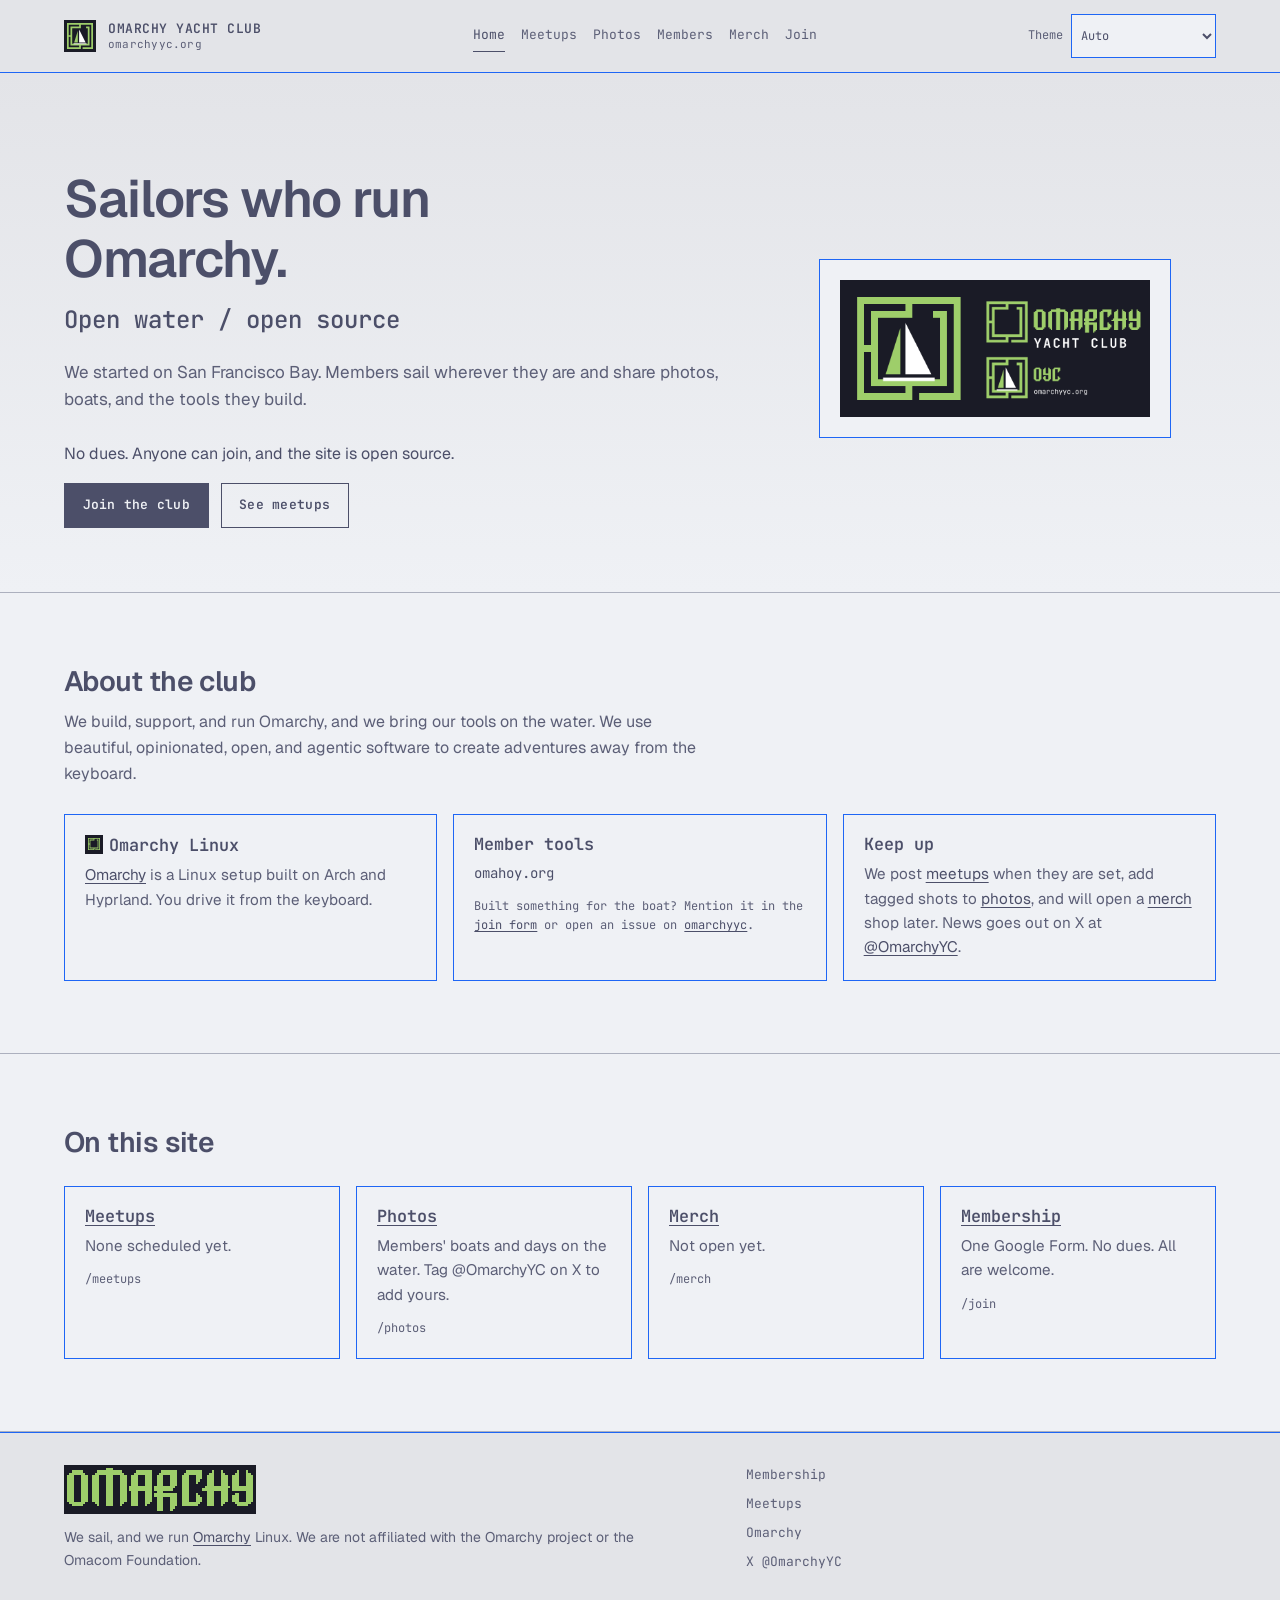
<file: index.html>
<!DOCTYPE html>
<html lang="en">
<head>
  <meta charset="utf-8">
  <meta name="viewport" content="width=device-width, initial-scale=1, viewport-fit=cover">
  <title>Omarchy Yacht Club</title>
  <meta name="description" content="A free club for sailors who run Omarchy Linux. No dues. Member directory, photos, and meetups.">
  <meta name="theme-color" content="#1a1b26">
  <link rel="canonical" href="https://omarchyyc.org/">
  <meta property="og:site_name" content="Omarchy Yacht Club">
  <meta property="og:title" content="Omarchy Yacht Club">
  <meta property="og:description" content="A free club for sailors who run Omarchy Linux. No dues. Member directory, photos, and meetups.">
  <meta property="og:type" content="website">
  <meta property="og:url" content="https://omarchyyc.org/">
  <meta property="og:image" content="https://omarchyyc.org/assets/oyc-sheet.png">
  <meta property="og:image:alt" content="Omarchy Yacht Club mark">
  <meta name="twitter:card" content="summary_large_image">
  <meta name="twitter:title" content="Omarchy Yacht Club">
  <meta name="twitter:description" content="A free club for sailors who run Omarchy Linux. No dues. Member directory, photos, and meetups.">
  <meta name="twitter:image" content="https://omarchyyc.org/assets/oyc-sheet.png">
  <link rel="icon" href="/assets/oyc-mark.svg" type="image/svg+xml">
  <link rel="icon" href="/assets/oyc-mark.png" type="image/png" sizes="512x512">
  <link rel="apple-touch-icon" href="/assets/oyc-mark.png">
  <link rel="preconnect" href="https://fonts.googleapis.com">
  <link rel="preconnect" href="https://fonts.gstatic.com" crossorigin>
  <link href="https://fonts.googleapis.com/css2?family=Geist:wght@400;500;600;700&family=JetBrains+Mono:wght@400;500;600&display=swap" rel="stylesheet">
  <link rel="stylesheet" href="/css/styles.css">
  <!-- theme-head -->
  <script>
    try {
      const theme = localStorage.getItem('oyc-theme');
      if (["catppuccin","catppuccin-latte","ethereal","everforest","flexoki-light","gruvbox","hackerman","jade-horse","kanagawa","last-horizon","lumon","lupine","matte-black","miasma","nord","retro-82","ristretto","rose-pine","solitude","starship","tokyo-night","vantablack","white"].includes(theme)) document.documentElement.dataset.theme = theme;
    } catch (_) {}
  </script>
  <link rel="stylesheet" href="/css/themes.css">
  <script src="/js/theme.js" defer></script>
  <!-- /theme-head -->
</head><body>
  <a class="skip-link" href="#main">Skip to content</a>
  <header class="site-header">
    <div class="header-inner">
      <a class="brand" href="/">
        <img class="brand-mark" src="/assets/oyc-mark.svg" width="32" height="32" alt="">
        <span class="brand-text">
          <span class="brand-name">Omarchy Yacht Club</span>
          <span class="brand-tag">omarchyyc.org</span>
        </span>
      </a>
      <nav class="nav" aria-label="Primary">
      <a href="/" aria-current="page">Home</a>
      <a href="/meetups">Meetups</a>
      <a href="/photos">Photos</a>
      <a href="/members">Members</a>
      <a href="/merch">Merch</a>
      <a href="/join">Join</a>
      </nav>
      <!-- theme-control -->
      <label class="theme-picker" hidden>Theme
        <select id="theme-select">
<option value="auto">Auto</option>
<option value="catppuccin">Catppuccin</option>
<option value="catppuccin-latte">Catppuccin Latte</option>
<option value="ethereal">Ethereal</option>
<option value="everforest">Everforest</option>
<option value="flexoki-light">Flexoki Light</option>
<option value="gruvbox">Gruvbox</option>
<option value="hackerman">Hackerman</option>
<option value="jade-horse">Jade Horse</option>
<option value="kanagawa">Kanagawa</option>
<option value="last-horizon">Last Horizon</option>
<option value="lumon">Lumon</option>
<option value="lupine">Lupine</option>
<option value="matte-black">Matte Black</option>
<option value="miasma">Miasma</option>
<option value="nord">Nord</option>
<option value="retro-82">Retro 82</option>
<option value="ristretto">Ristretto</option>
<option value="rose-pine">Rosé Pine</option>
<option value="solitude">Solitude</option>
<option value="starship">Starship</option>
<option value="tokyo-night">Tokyo Night</option>
<option value="vantablack">Vantablack</option>
<option value="white">White</option>
        </select>
      </label>
      <!-- /theme-control -->
    </div>
  </header>
  <main id="main">
    <section class="hero">
      <div class="container hero-grid">
        <div>
          <h1>Sailors who run Omarchy.</h1>
          <p class="tagline">Open water / open source</p>
          <p class="lede">We started on San Francisco Bay. Members sail wherever they are and share photos, boats, and the tools they build.</p>
          <p class="meta">No dues. Anyone can join, and the site is open source.</p>
          <div class="actions">
            <a class="btn" href="/join">Join the club</a>
            <a class="btn btn-ghost" href="/meetups">See meetups</a>
          </div>
        </div>
        <figure class="hero-art">
          <img src="/assets/oyc-sheet.png" width="640" height="640" alt="Omarchy Yacht Club mark: Omarchy logo with a sail">
        </figure>
      </div>
    </section>

    <section class="section">
      <div class="container">
        <div class="section-header">
          <h2>About the club</h2>
          <p>We build, support, and run Omarchy, and we bring our tools on the water. We use beautiful, opinionated, open, and agentic software to create adventures away from the keyboard.</p>
        </div>
        <div class="card-grid">
          <article class="card">
            <h3><img class="inline-logo" src="/assets/omarchy-logo.svg" width="18" height="18" alt="">Omarchy Linux</h3>
            <p><a href="https://omarchy.org">Omarchy</a> is a Linux setup built on Arch and Hyprland. You drive it from the keyboard.</p>
          </article>
          <article class="card">
            <h3>Member tools</h3>
            <!-- Member tools: add a line below, then open a PR or mention it in the join form. -->
            <ul class="tool-list">
              <li><a href="https://omahoy.org">omahoy.org</a></li>
            </ul>
            <p class="meta">Built something for the boat? Mention it in the <a href="/join">join form</a> or open an issue on <a href="https://github.com/shieldsworks/omarchyyc/issues">omarchyyc</a>.</p>
          </article>
          <article class="card">
            <h3>Keep up</h3>
            <p>We post <a href="/meetups">meetups</a> when they are set, add tagged shots to <a href="/photos">photos</a>, and will open a <a href="/merch">merch</a> shop later. News goes out on X at <a href="https://x.com/OmarchyYC" rel="me">@OmarchyYC</a>.</p>
          </article>
        </div>
      </div>
    </section>

    <section class="section">
      <div class="container">
        <div class="section-header">
          <h2>On this site</h2>
        </div>
        <div class="card-grid">
          <article class="card">
            <h3><a href="/meetups">Meetups</a></h3>
            <p>None scheduled yet.</p>
            <p class="meta">/meetups</p>
          </article>
          <article class="card">
            <h3><a href="/photos">Photos</a></h3>
            <p>Members' boats and days on the water. Tag @OmarchyYC on X to add yours.</p>
            <p class="meta">/photos</p>
          </article>
          <article class="card">
            <h3><a href="/merch">Merch</a></h3>
            <p>Not open yet.</p>
            <p class="meta">/merch</p>
          </article>
          <article class="card">
            <h3><a href="/join">Membership</a></h3>
            <p>One Google Form. No dues. All are welcome.</p>
            <p class="meta">/join</p>
          </article>
        </div>
      </div>
    </section>
  </main>
  <footer class="site-footer">
    <div class="footer-inner">
      <div class="footer-brand">
        <img class="wordmark" src="/assets/omarchy-wordmark.svg" width="192" height="44" alt="Omarchy">
        <p class="footer-copy">We sail, and we run <a href="https://omarchy.org">Omarchy</a> Linux. We are not affiliated with the Omarchy project or the Omacom Foundation.</p>
      </div>
      <div class="footer-links">
        <a href="/join">Membership</a>
        <a href="/meetups">Meetups</a>
        <a href="https://omarchy.org">Omarchy</a>
        <a href="https://x.com/OmarchyYC" rel="me">X @OmarchyYC</a>
      </div>
    </div>
  </footer>
</body>
</html>
</file>
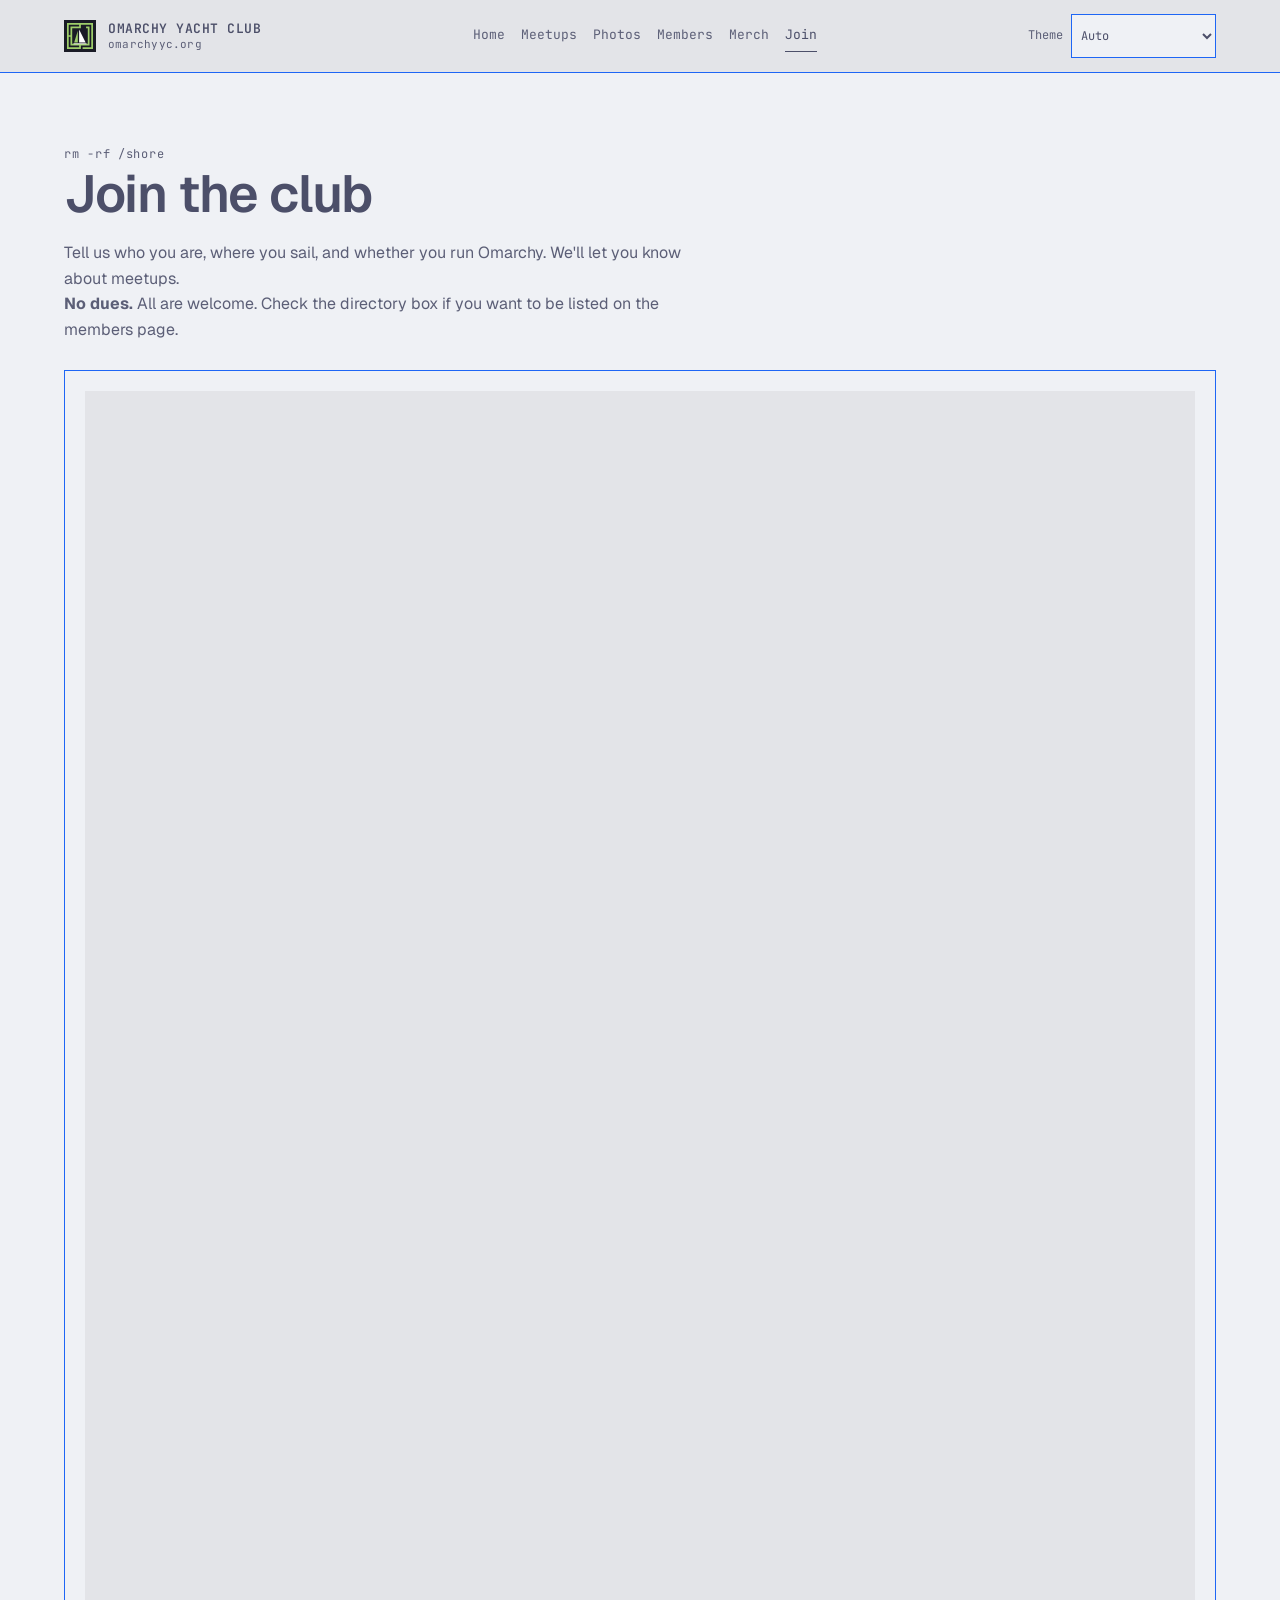
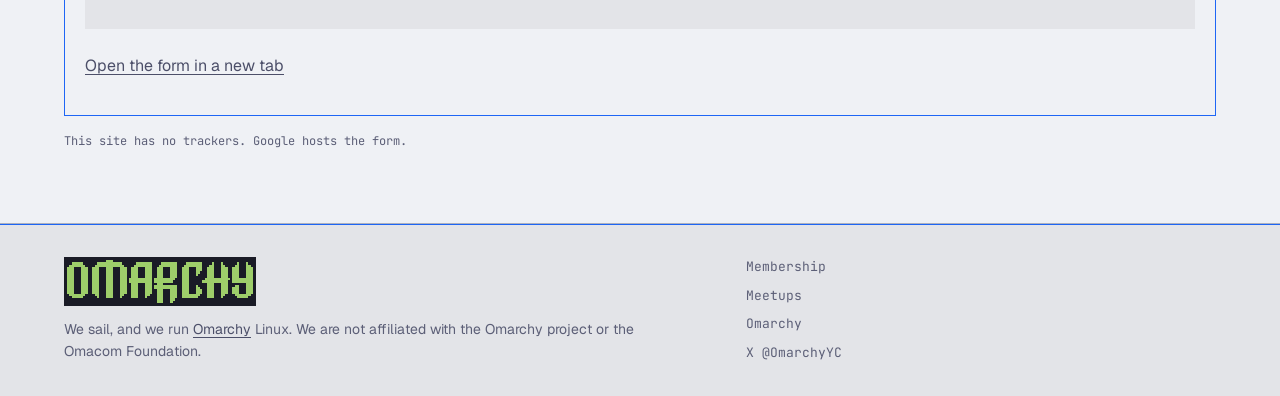
<file: join.html>
<!DOCTYPE html>
<html lang="en">
<head>
  <meta charset="utf-8">
  <meta name="viewport" content="width=device-width, initial-scale=1, viewport-fit=cover">
  <title>Join · Omarchy Yacht Club</title>
  <meta name="description" content="Join the Omarchy Yacht Club. No dues, no approval needed.">
  <meta name="theme-color" content="#1a1b26">
  <link rel="canonical" href="https://omarchyyc.org/join">
  <meta property="og:site_name" content="Omarchy Yacht Club">
  <meta property="og:title" content="Join · Omarchy Yacht Club">
  <meta property="og:description" content="Join the Omarchy Yacht Club. No dues, no approval needed.">
  <meta property="og:type" content="website">
  <meta property="og:url" content="https://omarchyyc.org/join">
  <meta property="og:image" content="https://omarchyyc.org/assets/oyc-sheet.png">
  <meta property="og:image:alt" content="Omarchy Yacht Club mark">
  <meta name="twitter:card" content="summary_large_image">
  <meta name="twitter:title" content="Join · Omarchy Yacht Club">
  <meta name="twitter:description" content="Join the Omarchy Yacht Club. No dues, no approval needed.">
  <meta name="twitter:image" content="https://omarchyyc.org/assets/oyc-sheet.png">
  <link rel="icon" href="/assets/oyc-mark.svg" type="image/svg+xml">
  <link rel="icon" href="/assets/oyc-mark.png" type="image/png" sizes="512x512">
  <link rel="apple-touch-icon" href="/assets/oyc-mark.png">
  <link rel="preconnect" href="https://fonts.googleapis.com">
  <link rel="preconnect" href="https://fonts.gstatic.com" crossorigin>
  <link href="https://fonts.googleapis.com/css2?family=Geist:wght@400;500;600;700&family=JetBrains+Mono:wght@400;500;600&display=swap" rel="stylesheet">
  <link rel="stylesheet" href="/css/styles.css">
  <!-- theme-head -->
  <script>
    try {
      const theme = localStorage.getItem('oyc-theme');
      if (["catppuccin","catppuccin-latte","ethereal","everforest","flexoki-light","gruvbox","hackerman","jade-horse","kanagawa","last-horizon","lumon","lupine","matte-black","miasma","nord","retro-82","ristretto","rose-pine","solitude","starship","tokyo-night","vantablack","white"].includes(theme)) document.documentElement.dataset.theme = theme;
    } catch (_) {}
  </script>
  <link rel="stylesheet" href="/css/themes.css">
  <script src="/js/theme.js" defer></script>
  <!-- /theme-head -->
</head><body>
  <a class="skip-link" href="#main">Skip to content</a>
  <header class="site-header">
    <div class="header-inner">
      <a class="brand" href="/">
        <img class="brand-mark" src="/assets/oyc-mark.svg" width="32" height="32" alt="">
        <span class="brand-text">
          <span class="brand-name">Omarchy Yacht Club</span>
          <span class="brand-tag">omarchyyc.org</span>
        </span>
      </a>
      <nav class="nav" aria-label="Primary">
      <a href="/">Home</a>
      <a href="/meetups">Meetups</a>
      <a href="/photos">Photos</a>
      <a href="/members">Members</a>
      <a href="/merch">Merch</a>
      <a href="/join" aria-current="page">Join</a>
      </nav>
      <!-- theme-control -->
      <label class="theme-picker" hidden>Theme
        <select id="theme-select">
<option value="auto">Auto</option>
<option value="catppuccin">Catppuccin</option>
<option value="catppuccin-latte">Catppuccin Latte</option>
<option value="ethereal">Ethereal</option>
<option value="everforest">Everforest</option>
<option value="flexoki-light">Flexoki Light</option>
<option value="gruvbox">Gruvbox</option>
<option value="hackerman">Hackerman</option>
<option value="jade-horse">Jade Horse</option>
<option value="kanagawa">Kanagawa</option>
<option value="last-horizon">Last Horizon</option>
<option value="lumon">Lumon</option>
<option value="lupine">Lupine</option>
<option value="matte-black">Matte Black</option>
<option value="miasma">Miasma</option>
<option value="nord">Nord</option>
<option value="retro-82">Retro 82</option>
<option value="ristretto">Ristretto</option>
<option value="rose-pine">Rosé Pine</option>
<option value="solitude">Solitude</option>
<option value="starship">Starship</option>
<option value="tokyo-night">Tokyo Night</option>
<option value="vantablack">Vantablack</option>
<option value="white">White</option>
        </select>
      </label>
      <!-- /theme-control -->
    </div>
  </header>
  <main id="main">
    <section class="section">
      <div class="container">
        <div class="section-header">
          <p class="kicker slogan">rm -rf /shore</p>
          <h1>Join the club</h1>
          <p>Tell us who you are, where you sail, and whether you run Omarchy. We'll let you know about meetups.</p>
          <p><strong>No dues.</strong> All are welcome. Check the directory box if you want to be listed on the members page.</p>
        </div>
        <div class="form-slot">
          <iframe
            title="Omarchy Yacht Club membership form"
            src="https://docs.google.com/forms/d/e/1FAIpQLSedQmyrP50oT40m3h8tlEAXwnOpEsyTNAEjn9EHKry_8XbjSw/viewform?embedded=true"
            width="640" height="1238" loading="lazy">
            Loading…
          </iframe>
          <p><a href="https://docs.google.com/forms/d/e/1FAIpQLSedQmyrP50oT40m3h8tlEAXwnOpEsyTNAEjn9EHKry_8XbjSw/viewform">Open the form in a new tab</a></p>
        </div>
        <p class="note">This site has no trackers. Google hosts the form.</p>
      </div>
    </section>
  </main>
  <footer class="site-footer">
    <div class="footer-inner">
      <div class="footer-brand">
        <img class="wordmark" src="/assets/omarchy-wordmark.svg" width="192" height="44" alt="Omarchy">
        <p class="footer-copy">We sail, and we run <a href="https://omarchy.org">Omarchy</a> Linux. We are not affiliated with the Omarchy project or the Omacom Foundation.</p>
      </div>
      <div class="footer-links">
        <a href="/join">Membership</a>
        <a href="/meetups">Meetups</a>
        <a href="https://omarchy.org">Omarchy</a>
        <a href="https://x.com/OmarchyYC" rel="me">X @OmarchyYC</a>
      </div>
    </div>
  </footer>
</body>
</html>
</file>
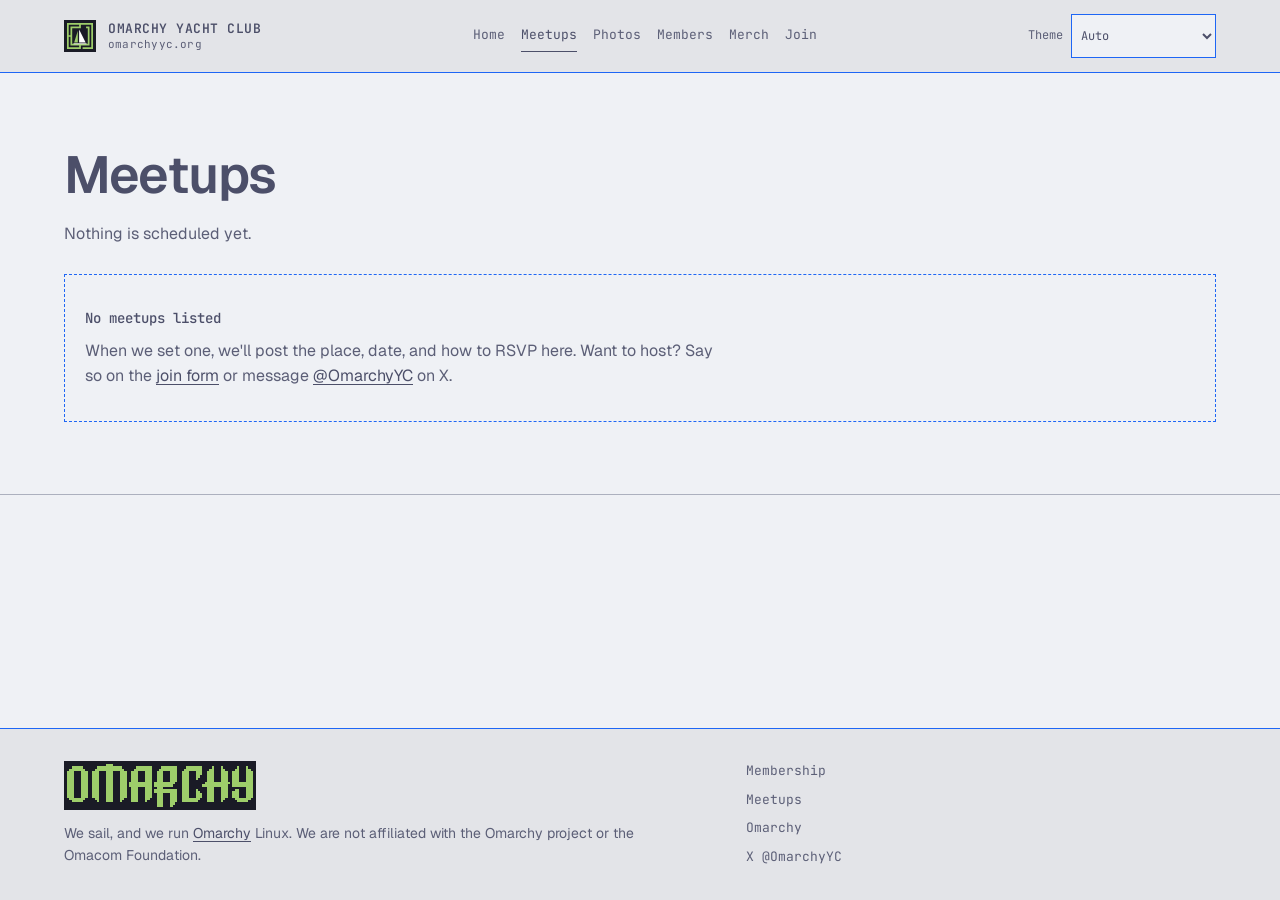
<file: meetups.html>
<!DOCTYPE html>
<html lang="en">
<head>
  <meta charset="utf-8">
  <meta name="viewport" content="width=device-width, initial-scale=1, viewport-fit=cover">
  <title>Meetups · Omarchy Yacht Club</title>
  <meta name="description" content="Omarchy Yacht Club meetups. None scheduled yet. We list them here once a date is set.">
  <meta name="theme-color" content="#1a1b26">
  <link rel="canonical" href="https://omarchyyc.org/meetups">
  <meta property="og:site_name" content="Omarchy Yacht Club">
  <meta property="og:title" content="Meetups · Omarchy Yacht Club">
  <meta property="og:description" content="Omarchy Yacht Club meetups. None scheduled yet. We list them here once a date is set.">
  <meta property="og:type" content="website">
  <meta property="og:url" content="https://omarchyyc.org/meetups">
  <meta property="og:image" content="https://omarchyyc.org/assets/oyc-sheet.png">
  <meta property="og:image:alt" content="Omarchy Yacht Club mark">
  <meta name="twitter:card" content="summary_large_image">
  <meta name="twitter:title" content="Meetups · Omarchy Yacht Club">
  <meta name="twitter:description" content="Omarchy Yacht Club meetups. None scheduled yet. We list them here once a date is set.">
  <meta name="twitter:image" content="https://omarchyyc.org/assets/oyc-sheet.png">
  <link rel="icon" href="/assets/oyc-mark.svg" type="image/svg+xml">
  <link rel="icon" href="/assets/oyc-mark.png" type="image/png" sizes="512x512">
  <link rel="apple-touch-icon" href="/assets/oyc-mark.png">
  <link rel="preconnect" href="https://fonts.googleapis.com">
  <link rel="preconnect" href="https://fonts.gstatic.com" crossorigin>
  <link href="https://fonts.googleapis.com/css2?family=Geist:wght@400;500;600;700&family=JetBrains+Mono:wght@400;500;600&display=swap" rel="stylesheet">
  <link rel="stylesheet" href="/css/styles.css">
  <!-- theme-head -->
  <script>
    try {
      const theme = localStorage.getItem('oyc-theme');
      if (["catppuccin","catppuccin-latte","ethereal","everforest","flexoki-light","gruvbox","hackerman","jade-horse","kanagawa","last-horizon","lumon","lupine","matte-black","miasma","nord","retro-82","ristretto","rose-pine","solitude","starship","tokyo-night","vantablack","white"].includes(theme)) document.documentElement.dataset.theme = theme;
    } catch (_) {}
  </script>
  <link rel="stylesheet" href="/css/themes.css">
  <script src="/js/theme.js" defer></script>
  <!-- /theme-head -->
</head><body>
  <a class="skip-link" href="#main">Skip to content</a>
  <header class="site-header">
    <div class="header-inner">
      <a class="brand" href="/">
        <img class="brand-mark" src="/assets/oyc-mark.svg" width="32" height="32" alt="">
        <span class="brand-text">
          <span class="brand-name">Omarchy Yacht Club</span>
          <span class="brand-tag">omarchyyc.org</span>
        </span>
      </a>
      <nav class="nav" aria-label="Primary">
      <a href="/">Home</a>
      <a href="/meetups" aria-current="page">Meetups</a>
      <a href="/photos">Photos</a>
      <a href="/members">Members</a>
      <a href="/merch">Merch</a>
      <a href="/join">Join</a>
      </nav>
      <!-- theme-control -->
      <label class="theme-picker" hidden>Theme
        <select id="theme-select">
<option value="auto">Auto</option>
<option value="catppuccin">Catppuccin</option>
<option value="catppuccin-latte">Catppuccin Latte</option>
<option value="ethereal">Ethereal</option>
<option value="everforest">Everforest</option>
<option value="flexoki-light">Flexoki Light</option>
<option value="gruvbox">Gruvbox</option>
<option value="hackerman">Hackerman</option>
<option value="jade-horse">Jade Horse</option>
<option value="kanagawa">Kanagawa</option>
<option value="last-horizon">Last Horizon</option>
<option value="lumon">Lumon</option>
<option value="lupine">Lupine</option>
<option value="matte-black">Matte Black</option>
<option value="miasma">Miasma</option>
<option value="nord">Nord</option>
<option value="retro-82">Retro 82</option>
<option value="ristretto">Ristretto</option>
<option value="rose-pine">Rosé Pine</option>
<option value="solitude">Solitude</option>
<option value="starship">Starship</option>
<option value="tokyo-night">Tokyo Night</option>
<option value="vantablack">Vantablack</option>
<option value="white">White</option>
        </select>
      </label>
      <!-- /theme-control -->
    </div>
  </header>
  <main id="main">
    <section class="section">
      <div class="container">
        <div class="section-header">
          <h1>Meetups</h1>
          <p>Nothing is scheduled yet.</p>
        </div>
        <div class="placeholder" role="status">
          <strong>No meetups listed</strong>
          <p>When we set one, we'll post the place, date, and how to RSVP here. Want to host? Say so on the <a href="/join">join form</a> or message <a href="https://x.com/OmarchyYC">@OmarchyYC</a> on X.</p>
        </div>
      </div>
    </section>
  </main>
  <footer class="site-footer">
    <div class="footer-inner">
      <div class="footer-brand">
        <img class="wordmark" src="/assets/omarchy-wordmark.svg" width="192" height="44" alt="Omarchy">
        <p class="footer-copy">We sail, and we run <a href="https://omarchy.org">Omarchy</a> Linux. We are not affiliated with the Omarchy project or the Omacom Foundation.</p>
      </div>
      <div class="footer-links">
        <a href="/join">Membership</a>
        <a href="/meetups">Meetups</a>
        <a href="https://omarchy.org">Omarchy</a>
        <a href="https://x.com/OmarchyYC" rel="me">X @OmarchyYC</a>
      </div>
    </div>
  </footer>
</body>
</html>
</file>
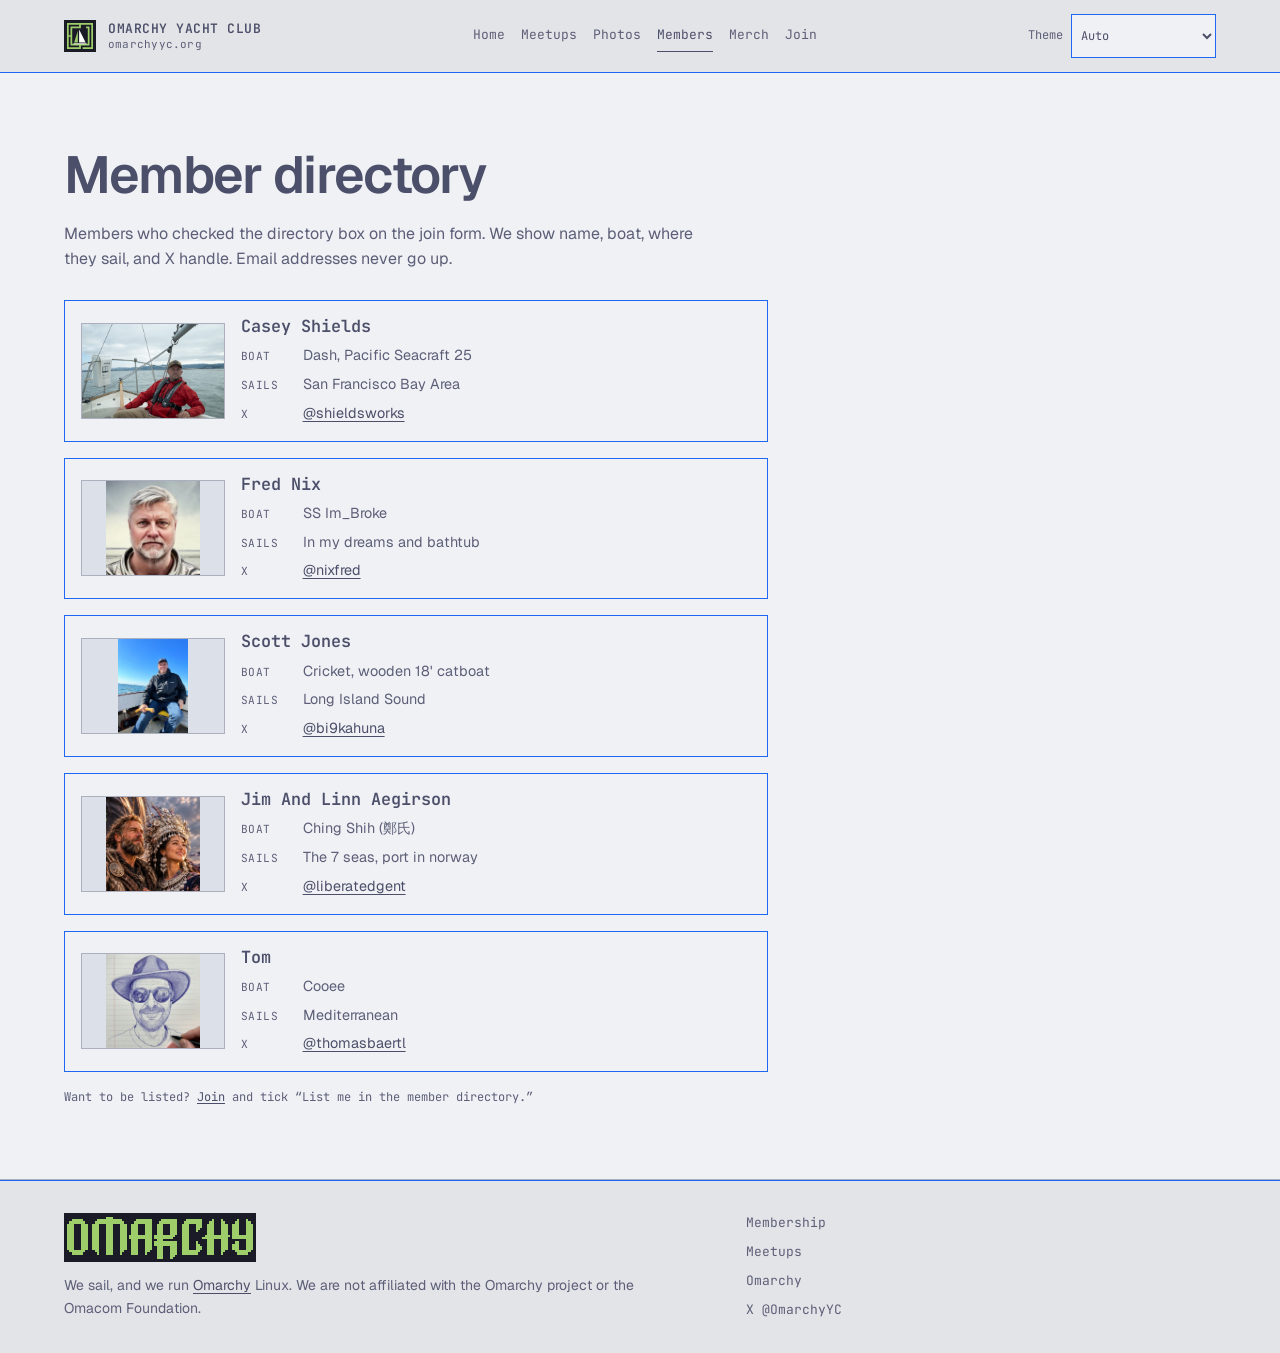
<file: members.html>
<!DOCTYPE html>
<html lang="en">
<head>
  <meta charset="utf-8">
  <meta name="viewport" content="width=device-width, initial-scale=1, viewport-fit=cover">
  <title>Members · Omarchy Yacht Club</title>
  <meta name="description" content="Omarchy Yacht Club members who chose to be listed, with their boat, where they sail, and X handle.">
  <meta name="theme-color" content="#1a1b26">
  <link rel="canonical" href="https://omarchyyc.org/members">
  <meta property="og:site_name" content="Omarchy Yacht Club">
  <meta property="og:title" content="Members · Omarchy Yacht Club">
  <meta property="og:description" content="Omarchy Yacht Club members who chose to be listed, with their boat, where they sail, and X handle.">
  <meta property="og:type" content="website">
  <meta property="og:url" content="https://omarchyyc.org/members">
  <meta property="og:image" content="https://omarchyyc.org/assets/oyc-sheet.png">
  <meta property="og:image:alt" content="Omarchy Yacht Club mark">
  <meta name="twitter:card" content="summary_large_image">
  <meta name="twitter:title" content="Members · Omarchy Yacht Club">
  <meta name="twitter:description" content="Omarchy Yacht Club members who chose to be listed, with their boat, where they sail, and X handle.">
  <meta name="twitter:image" content="https://omarchyyc.org/assets/oyc-sheet.png">
  <link rel="icon" href="/assets/oyc-mark.svg" type="image/svg+xml">
  <link rel="icon" href="/assets/oyc-mark.png" type="image/png" sizes="512x512">
  <link rel="apple-touch-icon" href="/assets/oyc-mark.png">
  <link rel="preconnect" href="https://fonts.googleapis.com">
  <link rel="preconnect" href="https://fonts.gstatic.com" crossorigin>
  <link href="https://fonts.googleapis.com/css2?family=Geist:wght@400;500;600;700&family=JetBrains+Mono:wght@400;500;600&display=swap" rel="stylesheet">
  <link rel="stylesheet" href="/css/styles.css">
  <!-- theme-head -->
  <script>
    try {
      const theme = localStorage.getItem('oyc-theme');
      if (["catppuccin","catppuccin-latte","ethereal","everforest","flexoki-light","gruvbox","hackerman","jade-horse","kanagawa","last-horizon","lumon","lupine","matte-black","miasma","nord","retro-82","ristretto","rose-pine","solitude","starship","tokyo-night","vantablack","white"].includes(theme)) document.documentElement.dataset.theme = theme;
    } catch (_) {}
  </script>
  <link rel="stylesheet" href="/css/themes.css">
  <script src="/js/theme.js" defer></script>
  <!-- /theme-head -->
</head><body>
  <a class="skip-link" href="#main">Skip to content</a>
  <header class="site-header">
    <div class="header-inner">
      <a class="brand" href="/">
        <img class="brand-mark" src="/assets/oyc-mark.svg" width="32" height="32" alt="">
        <span class="brand-text">
          <span class="brand-name">Omarchy Yacht Club</span>
          <span class="brand-tag">omarchyyc.org</span>
        </span>
      </a>
      <nav class="nav" aria-label="Primary">
      <a href="/">Home</a>
      <a href="/meetups">Meetups</a>
      <a href="/photos">Photos</a>
      <a href="/members" aria-current="page">Members</a>
      <a href="/merch">Merch</a>
      <a href="/join">Join</a>
      </nav>
      <!-- theme-control -->
      <label class="theme-picker" hidden>Theme
        <select id="theme-select">
<option value="auto">Auto</option>
<option value="catppuccin">Catppuccin</option>
<option value="catppuccin-latte">Catppuccin Latte</option>
<option value="ethereal">Ethereal</option>
<option value="everforest">Everforest</option>
<option value="flexoki-light">Flexoki Light</option>
<option value="gruvbox">Gruvbox</option>
<option value="hackerman">Hackerman</option>
<option value="jade-horse">Jade Horse</option>
<option value="kanagawa">Kanagawa</option>
<option value="last-horizon">Last Horizon</option>
<option value="lumon">Lumon</option>
<option value="lupine">Lupine</option>
<option value="matte-black">Matte Black</option>
<option value="miasma">Miasma</option>
<option value="nord">Nord</option>
<option value="retro-82">Retro 82</option>
<option value="ristretto">Ristretto</option>
<option value="rose-pine">Rosé Pine</option>
<option value="solitude">Solitude</option>
<option value="starship">Starship</option>
<option value="tokyo-night">Tokyo Night</option>
<option value="vantablack">Vantablack</option>
<option value="white">White</option>
        </select>
      </label>
      <!-- /theme-control -->
    </div>
  </header>
  <main id="main">
    <section class="section">
      <div class="container">
        <div class="section-header">
          <h1>Member directory</h1>
          <p>Members who checked the directory box on the join form. We show name, boat, where they sail, and X handle. Email addresses never go up.</p>
        </div>
        <div id="member-directory" data-state="loading">
          <p class="members-empty">Loading members…</p>
        </div>
        <p class="note">Want to be listed? <a href="/join">Join</a> and tick “List me in the member directory.”</p>
      </div>
    </section>
  </main>
  <footer class="site-footer">
    <div class="footer-inner">
      <div class="footer-brand">
        <img class="wordmark" src="/assets/omarchy-wordmark.svg" width="192" height="44" alt="Omarchy">
        <p class="footer-copy">We sail, and we run <a href="https://omarchy.org">Omarchy</a> Linux. We are not affiliated with the Omarchy project or the Omacom Foundation.</p>
      </div>
      <div class="footer-links">
        <a href="/join">Membership</a>
        <a href="/meetups">Meetups</a>
        <a href="https://omarchy.org">Omarchy</a>
        <a href="https://x.com/OmarchyYC" rel="me">X @OmarchyYC</a>
      </div>
    </div>
  </footer>
  <script src="/js/members.js" defer></script>
</body>
</html>
</file>
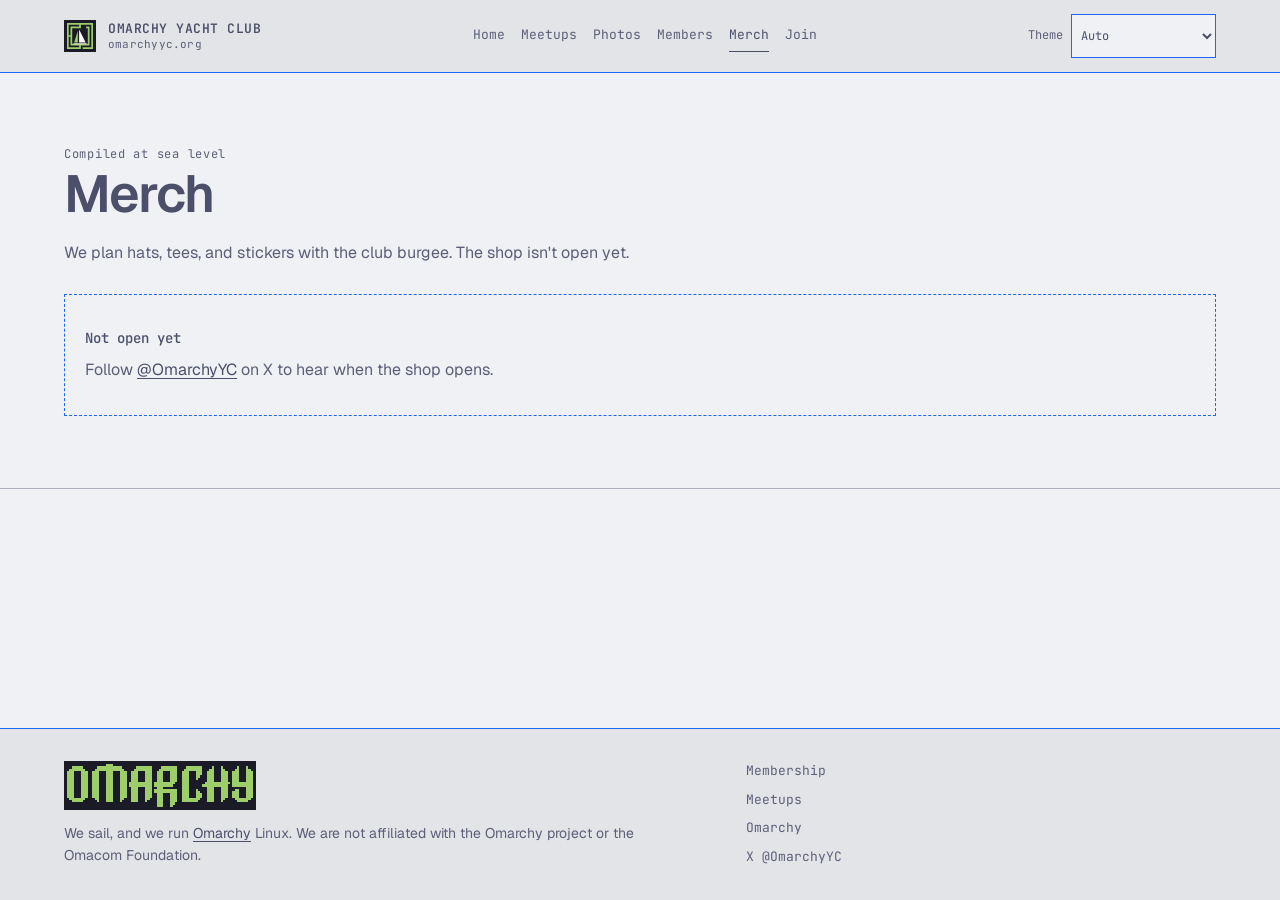
<file: merch.html>
<!DOCTYPE html>
<html lang="en">
<head>
  <meta charset="utf-8">
  <meta name="viewport" content="width=device-width, initial-scale=1, viewport-fit=cover">
  <title>Merch · Omarchy Yacht Club</title>
  <meta name="description" content="Omarchy Yacht Club merch. The shop is not open yet.">
  <meta name="theme-color" content="#1a1b26">
  <link rel="canonical" href="https://omarchyyc.org/merch">
  <meta property="og:site_name" content="Omarchy Yacht Club">
  <meta property="og:title" content="Merch · Omarchy Yacht Club">
  <meta property="og:description" content="Omarchy Yacht Club merch. The shop is not open yet.">
  <meta property="og:type" content="website">
  <meta property="og:url" content="https://omarchyyc.org/merch">
  <meta property="og:image" content="https://omarchyyc.org/assets/oyc-sheet.png">
  <meta property="og:image:alt" content="Omarchy Yacht Club mark">
  <meta name="twitter:card" content="summary_large_image">
  <meta name="twitter:title" content="Merch · Omarchy Yacht Club">
  <meta name="twitter:description" content="Omarchy Yacht Club merch. The shop is not open yet.">
  <meta name="twitter:image" content="https://omarchyyc.org/assets/oyc-sheet.png">
  <link rel="icon" href="/assets/oyc-mark.svg" type="image/svg+xml">
  <link rel="icon" href="/assets/oyc-mark.png" type="image/png" sizes="512x512">
  <link rel="apple-touch-icon" href="/assets/oyc-mark.png">
  <link rel="preconnect" href="https://fonts.googleapis.com">
  <link rel="preconnect" href="https://fonts.gstatic.com" crossorigin>
  <link href="https://fonts.googleapis.com/css2?family=Geist:wght@400;500;600;700&family=JetBrains+Mono:wght@400;500;600&display=swap" rel="stylesheet">
  <link rel="stylesheet" href="/css/styles.css">
  <!-- theme-head -->
  <script>
    try {
      const theme = localStorage.getItem('oyc-theme');
      if (["catppuccin","catppuccin-latte","ethereal","everforest","flexoki-light","gruvbox","hackerman","jade-horse","kanagawa","last-horizon","lumon","lupine","matte-black","miasma","nord","retro-82","ristretto","rose-pine","solitude","starship","tokyo-night","vantablack","white"].includes(theme)) document.documentElement.dataset.theme = theme;
    } catch (_) {}
  </script>
  <link rel="stylesheet" href="/css/themes.css">
  <script src="/js/theme.js" defer></script>
  <!-- /theme-head -->
</head><body>
  <a class="skip-link" href="#main">Skip to content</a>
  <header class="site-header">
    <div class="header-inner">
      <a class="brand" href="/">
        <img class="brand-mark" src="/assets/oyc-mark.svg" width="32" height="32" alt="">
        <span class="brand-text">
          <span class="brand-name">Omarchy Yacht Club</span>
          <span class="brand-tag">omarchyyc.org</span>
        </span>
      </a>
      <nav class="nav" aria-label="Primary">
      <a href="/">Home</a>
      <a href="/meetups">Meetups</a>
      <a href="/photos">Photos</a>
      <a href="/members">Members</a>
      <a href="/merch" aria-current="page">Merch</a>
      <a href="/join">Join</a>
      </nav>
      <!-- theme-control -->
      <label class="theme-picker" hidden>Theme
        <select id="theme-select">
<option value="auto">Auto</option>
<option value="catppuccin">Catppuccin</option>
<option value="catppuccin-latte">Catppuccin Latte</option>
<option value="ethereal">Ethereal</option>
<option value="everforest">Everforest</option>
<option value="flexoki-light">Flexoki Light</option>
<option value="gruvbox">Gruvbox</option>
<option value="hackerman">Hackerman</option>
<option value="jade-horse">Jade Horse</option>
<option value="kanagawa">Kanagawa</option>
<option value="last-horizon">Last Horizon</option>
<option value="lumon">Lumon</option>
<option value="lupine">Lupine</option>
<option value="matte-black">Matte Black</option>
<option value="miasma">Miasma</option>
<option value="nord">Nord</option>
<option value="retro-82">Retro 82</option>
<option value="ristretto">Ristretto</option>
<option value="rose-pine">Rosé Pine</option>
<option value="solitude">Solitude</option>
<option value="starship">Starship</option>
<option value="tokyo-night">Tokyo Night</option>
<option value="vantablack">Vantablack</option>
<option value="white">White</option>
        </select>
      </label>
      <!-- /theme-control -->
    </div>
  </header>
  <main id="main">
    <section class="section">
      <div class="container">
        <div class="section-header">
          <p class="kicker slogan">Compiled at sea level</p>
          <h1>Merch</h1>
          <p>We plan hats, tees, and stickers with the club burgee. The shop isn't open yet.</p>
        </div>
        <div class="placeholder" role="status">
          <strong>Not open yet</strong>
          <p>Follow <a href="https://x.com/OmarchyYC">@OmarchyYC</a> on X to hear when the shop opens.</p>
        </div>
      </div>
    </section>
  </main>
  <footer class="site-footer">
    <div class="footer-inner">
      <div class="footer-brand">
        <img class="wordmark" src="/assets/omarchy-wordmark.svg" width="192" height="44" alt="Omarchy">
        <p class="footer-copy">We sail, and we run <a href="https://omarchy.org">Omarchy</a> Linux. We are not affiliated with the Omarchy project or the Omacom Foundation.</p>
      </div>
      <div class="footer-links">
        <a href="/join">Membership</a>
        <a href="/meetups">Meetups</a>
        <a href="https://omarchy.org">Omarchy</a>
        <a href="https://x.com/OmarchyYC" rel="me">X @OmarchyYC</a>
      </div>
    </div>
  </footer>
</body>
</html>
</file>
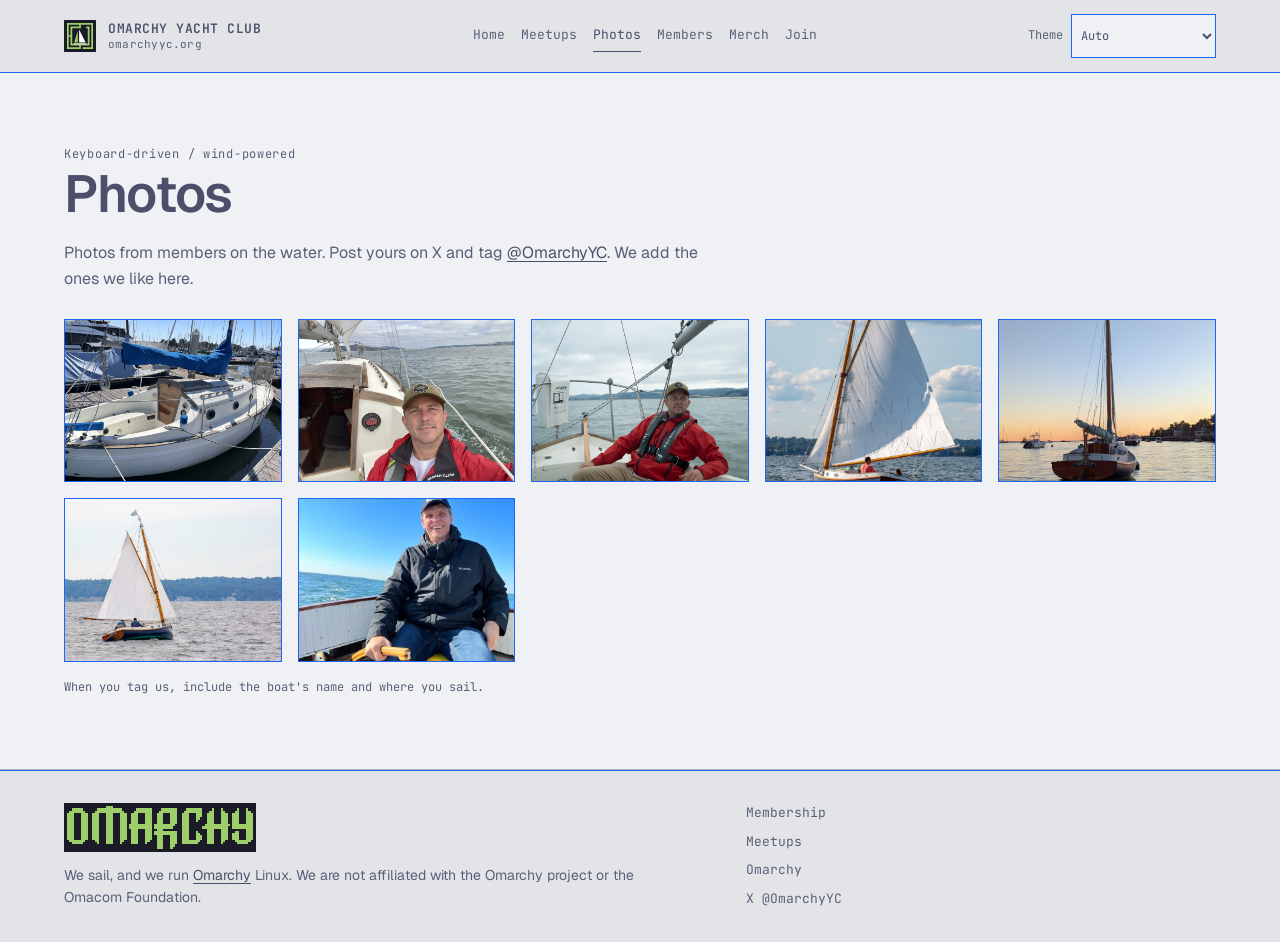
<file: photos.html>
<!DOCTYPE html>
<html lang="en">
<head>
  <meta charset="utf-8">
  <meta name="viewport" content="width=device-width, initial-scale=1, viewport-fit=cover">
  <title>Photos · Omarchy Yacht Club</title>
  <meta name="description" content="Photos from Omarchy Yacht Club members on the water. Tag @OmarchyYC on X to submit yours.">
  <meta name="theme-color" content="#1a1b26">
  <link rel="canonical" href="https://omarchyyc.org/photos">
  <meta property="og:site_name" content="Omarchy Yacht Club">
  <meta property="og:title" content="Photos · Omarchy Yacht Club">
  <meta property="og:description" content="Photos from Omarchy Yacht Club members on the water. Tag @OmarchyYC on X to submit yours.">
  <meta property="og:type" content="website">
  <meta property="og:url" content="https://omarchyyc.org/photos">
  <meta property="og:image" content="https://omarchyyc.org/assets/oyc-sheet.png">
  <meta property="og:image:alt" content="Omarchy Yacht Club mark">
  <meta name="twitter:card" content="summary_large_image">
  <meta name="twitter:title" content="Photos · Omarchy Yacht Club">
  <meta name="twitter:description" content="Photos from Omarchy Yacht Club members on the water. Tag @OmarchyYC on X to submit yours.">
  <meta name="twitter:image" content="https://omarchyyc.org/assets/oyc-sheet.png">
  <link rel="icon" href="/assets/oyc-mark.svg" type="image/svg+xml">
  <link rel="icon" href="/assets/oyc-mark.png" type="image/png" sizes="512x512">
  <link rel="apple-touch-icon" href="/assets/oyc-mark.png">
  <link rel="preconnect" href="https://fonts.googleapis.com">
  <link rel="preconnect" href="https://fonts.gstatic.com" crossorigin>
  <link href="https://fonts.googleapis.com/css2?family=Geist:wght@400;500;600;700&family=JetBrains+Mono:wght@400;500;600&display=swap" rel="stylesheet">
  <link rel="stylesheet" href="/css/styles.css">
  <!-- theme-head -->
  <script>
    try {
      const theme = localStorage.getItem('oyc-theme');
      if (["catppuccin","catppuccin-latte","ethereal","everforest","flexoki-light","gruvbox","hackerman","jade-horse","kanagawa","last-horizon","lumon","lupine","matte-black","miasma","nord","retro-82","ristretto","rose-pine","solitude","starship","tokyo-night","vantablack","white"].includes(theme)) document.documentElement.dataset.theme = theme;
    } catch (_) {}
  </script>
  <link rel="stylesheet" href="/css/themes.css">
  <script src="/js/theme.js" defer></script>
  <!-- /theme-head -->
</head><body>
  <a class="skip-link" href="#main">Skip to content</a>
  <header class="site-header">
    <div class="header-inner">
      <a class="brand" href="/">
        <img class="brand-mark" src="/assets/oyc-mark.svg" width="32" height="32" alt="">
        <span class="brand-text">
          <span class="brand-name">Omarchy Yacht Club</span>
          <span class="brand-tag">omarchyyc.org</span>
        </span>
      </a>
      <nav class="nav" aria-label="Primary">
      <a href="/">Home</a>
      <a href="/meetups">Meetups</a>
      <a href="/photos" aria-current="page">Photos</a>
      <a href="/members">Members</a>
      <a href="/merch">Merch</a>
      <a href="/join">Join</a>
      </nav>
      <!-- theme-control -->
      <label class="theme-picker" hidden>Theme
        <select id="theme-select">
<option value="auto">Auto</option>
<option value="catppuccin">Catppuccin</option>
<option value="catppuccin-latte">Catppuccin Latte</option>
<option value="ethereal">Ethereal</option>
<option value="everforest">Everforest</option>
<option value="flexoki-light">Flexoki Light</option>
<option value="gruvbox">Gruvbox</option>
<option value="hackerman">Hackerman</option>
<option value="jade-horse">Jade Horse</option>
<option value="kanagawa">Kanagawa</option>
<option value="last-horizon">Last Horizon</option>
<option value="lumon">Lumon</option>
<option value="lupine">Lupine</option>
<option value="matte-black">Matte Black</option>
<option value="miasma">Miasma</option>
<option value="nord">Nord</option>
<option value="retro-82">Retro 82</option>
<option value="ristretto">Ristretto</option>
<option value="rose-pine">Rosé Pine</option>
<option value="solitude">Solitude</option>
<option value="starship">Starship</option>
<option value="tokyo-night">Tokyo Night</option>
<option value="vantablack">Vantablack</option>
<option value="white">White</option>
        </select>
      </label>
      <!-- /theme-control -->
    </div>
  </header>
  <main id="main">
    <section class="section">
      <div class="container">
        <div class="section-header">
          <p class="kicker slogan">Keyboard-driven / wind-powered</p>
          <h1>Photos</h1>
          <p>Photos from members on the water. Post yours on X and tag <a href="https://x.com/OmarchyYC">@OmarchyYC</a>. We add the ones we like here.</p>
        </div>
        <div class="photo-grid" aria-label="Photo gallery">
          <figure class="photo" tabindex="0"><img src="assets/photos/dash-at-the-dock.jpg" alt="Dash, a white Pacific Seacraft 25 with a blue sail cover, tied up at the dock" loading="lazy" width="1600" height="1200"><figcaption class="photo-credit"><a href="https://x.com/shieldsworks">@shieldsworks</a></figcaption></figure>
          <figure class="photo" tabindex="0"><img src="assets/photos/underway-on-the-bay.jpg" alt="Selfie underway on San Francisco Bay with the Golden Gate Bridge in the distance" loading="lazy" width="1600" height="1200"><figcaption class="photo-credit"><a href="https://x.com/shieldsworks">@shieldsworks</a></figcaption></figure>
          <figure class="photo" tabindex="0"><img src="assets/photos/at-the-helm.jpg" alt="Sailor in a red jacket and life vest seated in the cockpit on gray bay water" loading="lazy" width="1600" height="1067"><figcaption class="photo-credit"><a href="https://x.com/shieldsworks">@shieldsworks</a></figcaption></figure>
          <figure class="photo" tabindex="0"><img src="assets/photos/cricket-1.jpg" alt="Cricket, a wooden catboat with a single white sail and varnished spars, heeling under sail on Long Island Sound" loading="lazy" width="1280" height="1600"><figcaption class="photo-credit"><a href="https://x.com/bi9kahuna">@bi9kahuna</a></figcaption></figure>
          <figure class="photo" tabindex="0"><img src="assets/photos/cricket-2.jpg" alt="Cricket at anchor at sunset, sail furled, her name on the transom, with moored boats behind" loading="lazy" width="1205" height="1600"><figcaption class="photo-credit"><a href="https://x.com/bi9kahuna">@bi9kahuna</a></figcaption></figure>
          <figure class="photo" tabindex="0"><img src="assets/photos/cricket-3.jpg" alt="Cricket sailing on gray water with two people in the cockpit and a wooded shoreline behind" loading="lazy" width="1600" height="1067"><figcaption class="photo-credit"><a href="https://x.com/bi9kahuna">@bi9kahuna</a></figcaption></figure>
          <figure class="photo" tabindex="0"><img src="assets/photos/scott-at-the-tiller.jpg" alt="Scott Jones smiling at the tiller of Cricket on Long Island Sound" loading="lazy" width="627" height="836"><figcaption class="photo-credit"><a href="https://x.com/bi9kahuna">@bi9kahuna</a></figcaption></figure>
        </div>
        <p class="note">When you tag us, include the boat's name and where you sail.</p>
      </div>
    </section>
  </main>
  <footer class="site-footer">
    <div class="footer-inner">
      <div class="footer-brand">
        <img class="wordmark" src="/assets/omarchy-wordmark.svg" width="192" height="44" alt="Omarchy">
        <p class="footer-copy">We sail, and we run <a href="https://omarchy.org">Omarchy</a> Linux. We are not affiliated with the Omarchy project or the Omacom Foundation.</p>
      </div>
      <div class="footer-links">
        <a href="/join">Membership</a>
        <a href="/meetups">Meetups</a>
        <a href="https://omarchy.org">Omarchy</a>
        <a href="https://x.com/OmarchyYC" rel="me">X @OmarchyYC</a>
      </div>
    </div>
  </footer>
</body>
</html>
</file>
<file: css/styles.css>
/* Omarchy Yacht Club — Tokyo Night base, salt-water accents */
:root {
  color-scheme: dark;
  --art-bg: #1a1b26;
  --photo-credit-bg: #0c0e10;
  --photo-credit-text: #c2e7e3;
  --bg-deep: #13141c;
  --bg: #1a1b26;
  --surface: #1f2230;
  --surface-2: #24283b;
  --border-subtle: #24283b;
  --border-strong: #414868;
  --text: #c0caf5;
  --text-secondary: #a9b1d6;
  --text-muted: #8b93b8;
  --brand: #2ac3de;
  --brand-soft: #2ac3de1f;
  --brand-hover: #73daca;
  --brand-foam: #c2e7e3;
  --brand-ink: #0c0e10;
  --radius: 0;
  --font-sans: "Geist", "Geist Variable", system-ui, sans-serif;
  --font-mono: "JetBrains Mono", "JetBrains Mono Variable", ui-monospace, monospace;
  --max: 72rem;
  --pad: clamp(1rem, 4vw, 2rem);
}

*,
*::before,
*::after {
  box-sizing: border-box;
}

html {
  scroll-behavior: smooth;
}

@media (prefers-reduced-motion: reduce) {
  html { scroll-behavior: auto; }
  *, *::before, *::after {
    animation-duration: 0.01ms !important;
    transition-duration: 0.01ms !important;
  }
}

body {
  margin: 0;
  min-height: 100vh;
  display: flex;
  flex-direction: column;
  background: var(--bg);
  color: var(--text);
  font-family: var(--font-sans);
  font-size: 1rem;
  line-height: 1.6;
  -webkit-font-smoothing: antialiased;
}

img, svg {
  display: block;
  max-width: 100%;
  height: auto;
}

a {
  color: var(--brand);
  text-decoration-thickness: 1px;
  text-underline-offset: 0.2em;
}

a:hover {
  color: var(--brand-hover);
}

a:focus-visible,
button:focus-visible,
select:focus-visible {
  outline: 2px solid var(--brand);
  outline-offset: 2px;
}

.skip-link {
  position: absolute;
  left: var(--pad);
  top: -100px;
  z-index: 100;
  padding: 0.5rem 0.75rem;
  background: var(--brand);
  color: var(--brand-ink);
  font-family: var(--font-mono);
  font-size: 0.875rem;
  text-decoration: none;
}

.skip-link:focus {
  top: 0.75rem;
}

.site-header {
  border-bottom: 1px solid var(--border-strong);
  background: var(--bg-deep);
  position: sticky;
  top: 0;
  z-index: 50;
}

.header-inner,
.footer-inner,
.container {
  width: min(100% - 2 * var(--pad), var(--max));
  margin-inline: auto;
}

.header-inner {
  display: flex;
  align-items: center;
  justify-content: space-between;
  gap: 1rem;
  padding: 0.875rem 0;
  flex-wrap: wrap;
}

.brand {
  display: inline-flex;
  align-items: center;
  gap: 0.75rem;
  color: var(--text);
  text-decoration: none;
}

.brand:hover {
  color: var(--brand);
}

.brand-mark {
  width: 2rem;
  height: 2rem;
  flex-shrink: 0;
}

.brand-text {
  display: flex;
  flex-direction: column;
  gap: 0.1rem;
  line-height: 1.1;
}

.brand-name {
  font-family: var(--font-mono);
  font-size: 0.8125rem;
  font-weight: 600;
  letter-spacing: 0.04em;
  text-transform: uppercase;
}

.brand-tag {
  font-family: var(--font-mono);
  font-size: 0.6875rem;
  color: var(--text-muted);
  letter-spacing: 0.02em;
}

.nav {
  display: flex;
  flex-wrap: wrap;
  gap: 0.25rem 1rem;
  font-family: var(--font-mono);
  font-size: 0.8125rem;
}

.nav a {
  color: var(--text-secondary);
  text-decoration: none;
  padding: 0.35rem 0;
  border-bottom: 1px solid transparent;
}

.nav a:hover,
.nav a[aria-current="page"] {
  color: var(--brand);
  border-bottom-color: var(--brand);
}

main {
  flex: 1;
}

.hero {
  padding: clamp(3rem, 10vw, 6rem) 0 clamp(2.5rem, 6vw, 4rem);
  border-bottom: 1px solid var(--border-subtle);
  background:
    linear-gradient(180deg, var(--bg-deep) 0%, var(--bg) 100%);
}

.hero-grid {
  display: grid;
  gap: 2.5rem;
  align-items: center;
}

@media (min-width: 860px) {
  .hero-grid {
    grid-template-columns: 1.2fr 0.8fr;
    gap: 3rem;
  }
}

.eyebrow {
  margin: 0 0 1rem;
  font-family: var(--font-mono);
  font-size: 0.75rem;
  font-weight: 500;
  letter-spacing: 0.08em;
  text-transform: uppercase;
  color: var(--brand);
}

h1, h2, h3 {
  color: var(--text);
  line-height: 1.15;
  font-weight: 600;
  letter-spacing: -0.02em;
}

h1 {
  margin: 0 0 1rem;
  font-size: clamp(2rem, 5vw, 3.25rem);
  max-width: 16ch;
}

h2 {
  margin: 0 0 0.75rem;
  font-size: clamp(1.35rem, 3vw, 1.75rem);
}

h3 {
  margin: 0 0 0.5rem;
  font-size: 1.05rem;
  font-family: var(--font-mono);
  letter-spacing: 0;
}

.tagline {
  margin: -0.25rem 0 1.25rem;
  font-family: var(--font-mono);
  font-size: clamp(1.15rem, 2.5vw, 1.5rem);
  font-weight: 500;
  color: var(--brand);
}

.lede {
  margin: 0 0 1.75rem;
  max-width: 42rem;
  font-size: 1.0625rem;
  color: var(--text-secondary);
}

.hero-art {
  justify-self: center;
  width: min(100%, 22rem);
  padding: 1.25rem;
  background: var(--surface);
  border: 1px solid var(--border-strong);
}

.hero-art img {
  width: 100%;
  image-rendering: auto;
}

.actions {
  display: flex;
  flex-wrap: wrap;
  gap: 0.75rem;
}

.btn {
  display: inline-flex;
  align-items: center;
  justify-content: center;
  gap: 0.5rem;
  padding: 0.7rem 1.1rem;
  border: 1px solid var(--brand);
  border-radius: var(--radius);
  background: var(--brand);
  color: var(--brand-ink);
  font-family: var(--font-mono);
  font-size: 0.8125rem;
  font-weight: 600;
  letter-spacing: 0.02em;
  text-decoration: none;
  cursor: pointer;
}

.btn:hover {
  background: var(--brand-hover);
  border-color: var(--brand-hover);
  color: var(--brand-ink);
}

.btn-ghost {
  background: transparent;
  color: var(--brand);
}

.btn-ghost:hover {
  background: var(--brand-soft);
  color: var(--brand-hover);
}

.section {
  padding: clamp(2.5rem, 6vw, 4.5rem) 0;
  border-bottom: 1px solid var(--border-subtle);
}

.section-header {
  margin-bottom: 1.75rem;
  max-width: 40rem;
}

.section-header p {
  margin: 0;
  color: var(--text-secondary);
}

.card-grid {
  display: grid;
  gap: 1rem;
  grid-template-columns: repeat(auto-fit, minmax(15rem, 1fr));
}

.card {
  padding: 1.25rem;
  background: var(--surface);
  border: 1px solid var(--border-strong);
}

.card p {
  margin: 0;
  color: var(--text-secondary);
  font-size: 0.95rem;
}

.card .meta {
  margin-top: 0.75rem;
  font-family: var(--font-mono);
  font-size: 0.75rem;
  color: var(--text-muted);
}

.placeholder {
  padding: 2rem 1.25rem;
  background: var(--surface);
  border: 1px dashed var(--border-strong);
  color: var(--text-secondary);
}

.placeholder strong {
  display: block;
  margin-bottom: 0.5rem;
  color: var(--text);
  font-family: var(--font-mono);
  font-size: 0.875rem;
  font-weight: 500;
}

.placeholder p {
  margin: 0;
  max-width: 40rem;
}

.photo-grid {
  display: grid;
  gap: 1rem;
  grid-template-columns: repeat(auto-fit, minmax(12rem, 1fr));
}

.photo-slot {
  aspect-ratio: 4 / 3;
  display: grid;
  place-items: center;
  background: var(--surface-2);
  border: 1px dashed var(--border-strong);
  color: var(--text-muted);
  font-family: var(--font-mono);
  font-size: 0.75rem;
  letter-spacing: 0.04em;
  text-transform: uppercase;
}

.form-slot {
  margin-top: 1.5rem;
  padding: 1.25rem;
  background: var(--surface);
  border: 1px solid var(--border-strong);
}

.form-slot iframe {
  width: 100%;
  min-height: 28rem;
  border: 0;
  background: var(--bg-deep);
}

.note {
  margin: 1rem 0 0;
  font-family: var(--font-mono);
  font-size: 0.75rem;
  color: var(--text-muted);
}

.inline-logo {
  display: inline-block;
  width: 1.1em;
  height: 1.1em;
  vertical-align: -0.15em;
  margin-right: 0.35em;
}

.site-footer {
  margin-top: auto;
  border-top: 1px solid var(--border-strong);
  background: var(--bg-deep);
  padding: 2rem 0;
}

.footer-inner {
  display: grid;
  gap: 1.5rem;
}

@media (min-width: 720px) {
  .footer-inner {
    grid-template-columns: 1.4fr 1fr;
    align-items: start;
  }
}

.footer-brand {
  display: flex;
  flex-direction: column;
  gap: 0.75rem;
}

.footer-brand img.wordmark {
  width: min(12rem, 100%);
  height: auto;
}

.footer-copy {
  margin: 0;
  color: var(--text-muted);
  font-size: 0.875rem;
  max-width: 36rem;
}

.footer-links {
  display: flex;
  flex-direction: column;
  gap: 0.5rem;
  font-family: var(--font-mono);
  font-size: 0.8125rem;
}

.footer-links a {
  color: var(--text-secondary);
  text-decoration: none;
}

.footer-links a:hover {
  color: var(--brand);
}

.social-pending {
  color: var(--text-muted);
  font-size: 0.75rem;
}

.kicker {
  font-family: var(--font-mono);
  font-size: 0.75rem;
  letter-spacing: 0.06em;
  text-transform: uppercase;
  color: var(--text-muted);
}

.tool-list {
  margin: 0.5rem 0 0;
  padding: 0;
  list-style: none;
  font-family: var(--font-mono);
  font-size: 0.875rem;
}

.tool-list li {
  margin: 0.25rem 0;
}

.tool-list a {
  text-decoration: none;
}

.tool-list a:hover {
  text-decoration: underline;
}

.card .meta a {
  color: var(--brand);
}

.photo {
  margin: 0;
  aspect-ratio: 4 / 3;
  overflow: hidden;
  border-radius: var(--radius, 8px);
  border: 1px solid var(--border-strong);
}

.photo img {
  width: 100%;
  height: 100%;
  object-fit: cover;
  display: block;
}


.member-grid {
  display: grid;
  gap: 1rem;
  grid-template-columns: repeat(auto-fit, minmax(12rem, 1fr));
}

.member-card {
  display: flex;
  flex-direction: column;
  gap: 0.9rem;
  padding: 1rem;
  background: var(--surface);
  border: 1px solid var(--border-strong);
}

.member-media {
  position: relative;
  aspect-ratio: 1 / 1;
  overflow: hidden;
  background: var(--surface-2);
  border: 1px solid var(--border-subtle);
}

.member-avatar {
  position: absolute;
  inset: 0;
  display: grid;
  place-items: center;
  background: var(--brand-soft);
  color: var(--brand-foam);
  font-family: var(--font-mono);
  font-size: 2.5rem;
  font-weight: 600;
  letter-spacing: 0.04em;
}

.member-photo {
  position: absolute;
  inset: 0;
  width: 100%;
  height: 100%;
  object-fit: contain;
  background: var(--surface-2);
  display: block;
  z-index: 1;
}

.member-photo.is-broken {
  display: none;
}

.member-body h2 {
  margin: 0 0 0.5rem;
  font-size: 1.05rem;
  font-family: var(--font-mono);
  letter-spacing: 0;
  max-width: none;
}

.member-body p {
  margin: 0.35rem 0 0;
  color: var(--text-secondary);
  font-size: 0.9rem;
}

.member-label {
  display: inline-block;
  min-width: 3.25rem;
  margin-right: 0.35rem;
  font-family: var(--font-mono);
  font-size: 0.7rem;
  letter-spacing: 0.04em;
  text-transform: uppercase;
  color: var(--text-muted);
}

.members-empty {
  margin: 0;
  padding: 1.5rem 1.25rem;
  background: var(--surface);
  border: 1px dashed var(--border-strong);
  color: var(--text-secondary);
  max-width: 40rem;
}

.photo { position: relative; }

.photo-credit {
  position: absolute;
  left: 0;
  right: 0;
  bottom: 0;
  padding: 0.5rem 0.75rem;
  background: var(--photo-credit-bg);
  font-family: var(--font-mono);
  font-size: 0.85rem;
  opacity: 0;
  transform: translateY(100%);
  transition: opacity 0.15s ease, transform 0.15s ease;
}

.photo-credit a { color: var(--photo-credit-text); }

.photo:hover .photo-credit,
.photo:focus-within .photo-credit {
  opacity: 1;
  transform: none;
}

@media (hover: none) {
  .photo-credit { opacity: 1; transform: none; }
}

/* Member directory as a list: photo left, profile right */
.member-grid {
  grid-template-columns: 1fr;
  max-width: 44rem;
}

.member-card {
  flex-direction: row;
  align-items: center;
  gap: 1rem;
}

.member-media {
  flex: 0 0 9rem;
  width: 9rem;
  aspect-ratio: 3 / 2;
}

.member-avatar { font-size: 1.75rem; }

@media (max-width: 30rem) {
  .member-media { flex-basis: 6.5rem; width: 6.5rem; }
}

.theme-picker {
  display: flex;
  align-items: center;
  gap: 0.5rem;
  color: var(--text-secondary);
  font-family: var(--font-mono);
  font-size: 0.75rem;
}

.theme-picker[hidden] { display: none; }

.theme-picker select {
  max-width: 11rem;
  min-height: 2.75rem;
  padding: 0.35rem;
  border: 1px solid var(--border-strong);
  border-radius: var(--radius);
  background: var(--surface);
  color: var(--text);
  font: inherit;
}

.brand-mark,
.inline-logo,
.footer-brand img.wordmark {
  background: var(--art-bg);
  padding: 0.2rem;
}

/* Slogans keep their exact case (e.g. rm -rf /shore). */
.slogan {
  text-transform: none;
}
</file>
<file: css/themes.css>
/* Generated by scripts/build-themes.py from themes/palettes.json. */
@media (prefers-color-scheme: light) {
:root:not([data-theme]) {
  color-scheme: light;
  --bg: #eff1f5;
  --bg-deep: #e3e4e8;
  --surface: #eff1f5;
  --surface-2: #dce0e8;
  --border-subtle: #acb0be;
  --border-strong: #1e66f5;
  --text: #4c4f69;
  --text-secondary: #5c5f77;
  --text-muted: #5c5f77;
  --brand: #4c4f69;
  --brand-hover: #4c4f69;
  --brand-soft: #dce0e8;
  --brand-foam: #4c4f69;
  --brand-ink: #eff1f5;
}
}
:root[data-theme="catppuccin"] {
  color-scheme: dark;
  --bg: #1e1e2e;
  --bg-deep: #161622;
  --surface: #1e1e2e;
  --surface-2: #313244;
  --border-subtle: #585b70;
  --border-strong: #89b4fa;
  --text: #cdd6f4;
  --text-secondary: #bac2de;
  --text-muted: #bac2de;
  --brand: #89b4fa;
  --brand-hover: #89b4fa;
  --brand-soft: #313244;
  --brand-foam: #cdd6f4;
  --brand-ink: #101019;
}
:root[data-theme="catppuccin-latte"] {
  color-scheme: light;
  --bg: #eff1f5;
  --bg-deep: #e3e4e8;
  --surface: #eff1f5;
  --surface-2: #dce0e8;
  --border-subtle: #acb0be;
  --border-strong: #1e66f5;
  --text: #4c4f69;
  --text-secondary: #5c5f77;
  --text-muted: #5c5f77;
  --brand: #4c4f69;
  --brand-hover: #4c4f69;
  --brand-soft: #dce0e8;
  --brand-foam: #4c4f69;
  --brand-ink: #eff1f5;
}
:root[data-theme="ethereal"] {
  color-scheme: dark;
  --bg: #060B1E;
  --bg-deep: #040816;
  --surface: #060B1E;
  --surface-2: #131a3a;
  --border-subtle: #6d7db6;
  --border-strong: #6d7db6;
  --text: #ffcead;
  --text-secondary: #c9b8a6;
  --text-muted: #c9b8a6;
  --brand: #7d82d9;
  --brand-hover: #7d82d9;
  --brand-soft: #131a3a;
  --brand-foam: #ffcead;
  --brand-ink: #030610;
}
:root[data-theme="everforest"] {
  color-scheme: dark;
  --bg: #2d353b;
  --bg-deep: #21272c;
  --surface: #2d353b;
  --surface-2: #343f44;
  --border-subtle: #475258;
  --border-strong: #7fbbb3;
  --text: #d3c6aa;
  --text-secondary: #d3c6aa;
  --text-muted: #d3c6aa;
  --brand: #7fbbb3;
  --brand-hover: #7fbbb3;
  --brand-soft: #343f44;
  --brand-foam: #d3c6aa;
  --brand-ink: #181d20;
}
:root[data-theme="flexoki-light"] {
  color-scheme: light;
  --bg: #FFFCF0;
  --bg-deep: #f2efe4;
  --surface: #FFFCF0;
  --surface-2: #E6E4D9;
  --border-subtle: #B7B5AC;
  --border-strong: #205EA6;
  --text: #100F0F;
  --text-secondary: #403E3C;
  --text-muted: #403E3C;
  --brand: #205EA6;
  --brand-hover: #205EA6;
  --brand-soft: #E6E4D9;
  --brand-foam: #100F0F;
  --brand-ink: #FFFCF0;
}
:root[data-theme="gruvbox"] {
  color-scheme: dark;
  --bg: #282828;
  --bg-deep: #1e1e1e;
  --surface: #282828;
  --surface-2: #3c3836;
  --border-subtle: #665c54;
  --border-strong: #7daea3;
  --text: #d4be98;
  --text-secondary: #bdae93;
  --text-muted: #bdae93;
  --brand: #7daea3;
  --brand-hover: #7daea3;
  --brand-soft: #3c3836;
  --brand-foam: #d4be98;
  --brand-ink: #161616;
}
:root[data-theme="hackerman"] {
  color-scheme: dark;
  --bg: #0B0C16;
  --bg-deep: #080910;
  --surface: #0B0C16;
  --surface-2: #151828;
  --border-subtle: #2d3450;
  --border-strong: #82FB9C;
  --text: #ddf7ff;
  --text-secondary: #b5c5db;
  --text-muted: #b5c5db;
  --brand: #82FB9C;
  --brand-hover: #82FB9C;
  --brand-soft: #151828;
  --brand-foam: #ddf7ff;
  --brand-ink: #06060c;
}
:root[data-theme="jade-horse"] {
  color-scheme: dark;
  --bg: #142620;
  --bg-deep: #0f1e19;
  --surface: #142620;
  --surface-2: #203b31;
  --border-subtle: #64887b;
  --border-strong: #64887b;
  --text: #dfede5;
  --text-secondary: #bed6c9;
  --text-muted: #bed6c9;
  --brand: #8bcbb1;
  --brand-hover: #8bcbb1;
  --brand-soft: #203b31;
  --brand-foam: #dfede5;
  --brand-ink: #0a1713;
}
:root[data-theme="kanagawa"] {
  color-scheme: dark;
  --bg: #1f1f28;
  --bg-deep: #17171e;
  --surface: #1f1f28;
  --surface-2: #223249;
  --border-subtle: #54546D;
  --border-strong: #dcd7ba;
  --text: #dcd7ba;
  --text-secondary: #c8c093;
  --text-muted: #c8c093;
  --brand: #dcd7ba;
  --brand-hover: #dcd7ba;
  --brand-soft: #223249;
  --brand-foam: #dcd7ba;
  --brand-ink: #111116;
}
:root[data-theme="last-horizon"] {
  color-scheme: dark;
  --bg: #0c0b0c;
  --bg-deep: #090809;
  --surface: #0c0b0c;
  --surface-2: #0c0b0c;
  --border-subtle: #584e51;
  --border-strong: #b59790;
  --text: #FAFCFB;
  --text-secondary: #cfd3cd;
  --text-muted: #cfd3cd;
  --brand: #b59790;
  --brand-hover: #b59790;
  --brand-soft: #0c0b0c;
  --brand-foam: #FAFCFB;
  --brand-ink: #060606;
}
:root[data-theme="lumon"] {
  color-scheme: dark;
  --bg: #16242d;
  --bg-deep: #101b21;
  --surface: #16242d;
  --surface-2: #1b2d40;
  --border-subtle: #304860;
  --border-strong: #8bc9eb;
  --text: #d6e2ee;
  --text-secondary: #d6e2ee;
  --text-muted: #d6e2ee;
  --brand: #8bc9eb;
  --brand-hover: #8bc9eb;
  --brand-soft: #1b2d40;
  --brand-foam: #d6e2ee;
  --brand-ink: #0b1216;
}
:root[data-theme="lupine"] {
  color-scheme: light;
  --bg: #fafafa;
  --bg-deep: #ececec;
  --surface: #fafafa;
  --surface-2: #f5f5f5;
  --border-subtle: #9e9e9e;
  --border-strong: #3264eb;
  --text: #212121;
  --text-secondary: #424242;
  --text-muted: #424242;
  --brand: #4a2fd0;
  --brand-hover: #4a2fd0;
  --brand-soft: #f5f5f5;
  --brand-foam: #212121;
  --brand-ink: #fafafa;
}
:root[data-theme="matte-black"] {
  color-scheme: dark;
  --bg: #121212;
  --bg-deep: #0d0d0d;
  --surface: #121212;
  --surface-2: #1e1e1e;
  --border-subtle: #333333;
  --border-strong: #e68e0d;
  --text: #bebebe;
  --text-secondary: #8a8a8d;
  --text-muted: #8a8a8d;
  --brand: #e68e0d;
  --brand-hover: #e68e0d;
  --brand-soft: #1e1e1e;
  --brand-foam: #bebebe;
  --brand-ink: #090909;
}
:root[data-theme="miasma"] {
  color-scheme: dark;
  --bg: #222222;
  --bg-deep: #191919;
  --surface: #222222;
  --surface-2: #2c2c2c;
  --border-subtle: #666666;
  --border-strong: #78824b;
  --text: #c2c2b0;
  --text-secondary: #c2c2b0;
  --text-muted: #c2c2b0;
  --brand: #c9a554;
  --brand-hover: #c9a554;
  --brand-soft: #2c2c2c;
  --brand-foam: #c2c2b0;
  --brand-ink: #121212;
}
:root[data-theme="nord"] {
  color-scheme: dark;
  --bg: #2e3440;
  --bg-deep: #222730;
  --surface: #2e3440;
  --surface-2: #3b4252;
  --border-subtle: #4c566a;
  --border-strong: #81a1c1;
  --text: #d8dee9;
  --text-secondary: #adb5c4;
  --text-muted: #adb5c4;
  --brand: #88c0d0;
  --brand-hover: #88c0d0;
  --brand-soft: #3b4252;
  --brand-foam: #d8dee9;
  --brand-ink: #191c23;
}
:root[data-theme="retro-82"] {
  color-scheme: dark;
  --bg: #05182e;
  --bg-deep: #031222;
  --surface: #05182e;
  --surface-2: #0a2540;
  --border-subtle: #2a6b78;
  --border-strong: #faa968;
  --text: #f6dcac;
  --text-secondary: #a7c9c6;
  --text-muted: #a7c9c6;
  --brand: #faa968;
  --brand-hover: #faa968;
  --brand-soft: #0a2540;
  --brand-foam: #f6dcac;
  --brand-ink: #020c17;
}
:root[data-theme="ristretto"] {
  color-scheme: dark;
  --bg: #2c2525;
  --bg-deep: #211b1b;
  --surface: #2c2525;
  --surface-2: #3d2f2a;
  --border-subtle: #72696a;
  --border-strong: #f38d70;
  --text: #e6d9db;
  --text-secondary: #c3b7b8;
  --text-muted: #c3b7b8;
  --brand: #f38d70;
  --brand-hover: #f38d70;
  --brand-soft: #3d2f2a;
  --brand-foam: #e6d9db;
  --brand-ink: #181414;
}
:root[data-theme="rose-pine"] {
  color-scheme: light;
  --bg: #faf4ed;
  --bg-deep: #ede7e1;
  --surface: #faf4ed;
  --surface-2: #f2e9e1;
  --border-subtle: #cecacd;
  --border-strong: #575279;
  --text: #575279;
  --text-secondary: #575279;
  --text-muted: #575279;
  --brand: #286983;
  --brand-hover: #286983;
  --brand-soft: #f2e9e1;
  --brand-foam: #575279;
  --brand-ink: #faf4ed;
}
:root[data-theme="solitude"] {
  color-scheme: dark;
  --bg: #101315;
  --bg-deep: #0c0e10;
  --surface: #101315;
  --surface-2: #101315;
  --border-subtle: #4b4e55;
  --border-strong: #798186;
  --text: #cacccc;
  --text-secondary: #cbc2be;
  --text-muted: #cbc2be;
  --brand: #798186;
  --brand-hover: #798186;
  --brand-soft: #101315;
  --brand-foam: #cacccc;
  --brand-ink: #080a0b;
}
:root[data-theme="starship"] {
  color-scheme: dark;
  --bg: #1c1c1e;
  --bg-deep: #161618;
  --surface: #1c1c1e;
  --surface-2: #2c2c2e;
  --border-subtle: #8e8e93;
  --border-strong: #8e8e93;
  --text: #f5f5f7;
  --text-secondary: #fbfbfd;
  --text-muted: #fbfbfd;
  --brand: #ff9f0a;
  --brand-hover: #ff9f0a;
  --brand-soft: #2c2c2e;
  --brand-foam: #f5f5f7;
  --brand-ink: #0e0e10;
}
:root[data-theme="tokyo-night"] {
  color-scheme: dark;
  --bg: #1a1b26;
  --bg-deep: #13141c;
  --surface: #1a1b26;
  --surface-2: #24283b;
  --border-subtle: #414868;
  --border-strong: #7aa2f7;
  --text: #a9b1d6;
  --text-secondary: #b4bee6;
  --text-muted: #b4bee6;
  --brand: #7aa2f7;
  --brand-hover: #7aa2f7;
  --brand-soft: #24283b;
  --brand-foam: #a9b1d6;
  --brand-ink: #0e0e14;
}
:root[data-theme="vantablack"] {
  color-scheme: dark;
  --bg: #000000;
  --bg-deep: #090909;
  --surface: #000000;
  --surface-2: #1a1a1a;
  --border-subtle: #7a7a7a;
  --border-strong: #7a7a7a;
  --text: #ffffff;
  --text-secondary: #ececec;
  --text-muted: #ececec;
  --brand: #8d8d8d;
  --brand-hover: #8d8d8d;
  --brand-soft: #1a1a1a;
  --brand-foam: #ffffff;
  --brand-ink: #000000;
}
:root[data-theme="white"] {
  color-scheme: light;
  --bg: #ffffff;
  --bg-deep: #f5f5f5;
  --surface: #ffffff;
  --surface-2: #c0c0c0;
  --border-subtle: #808080;
  --border-strong: #000000;
  --text: #000000;
  --text-secondary: #000000;
  --text-muted: #000000;
  --brand: #3e3e3e;
  --brand-hover: #3e3e3e;
  --brand-soft: #c0c0c0;
  --brand-foam: #000000;
  --brand-ink: #ffffff;
}
</file>
